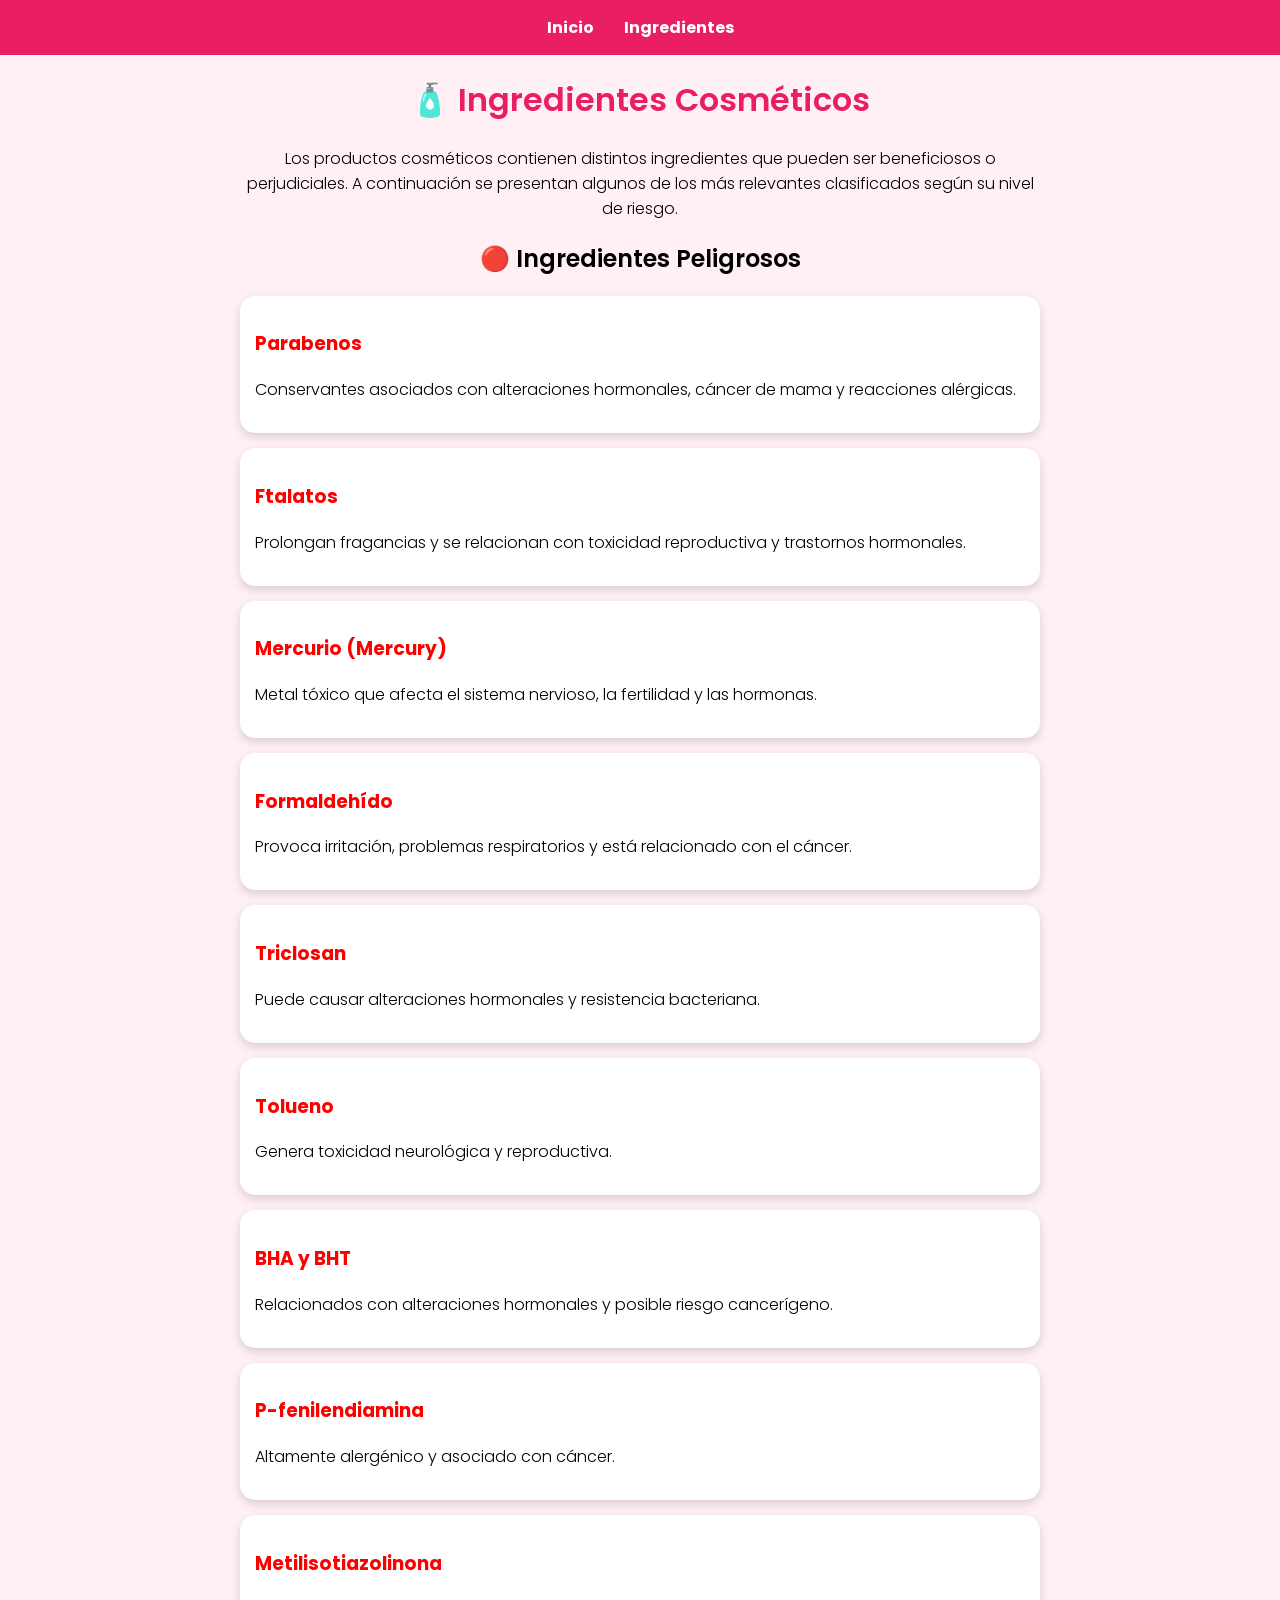
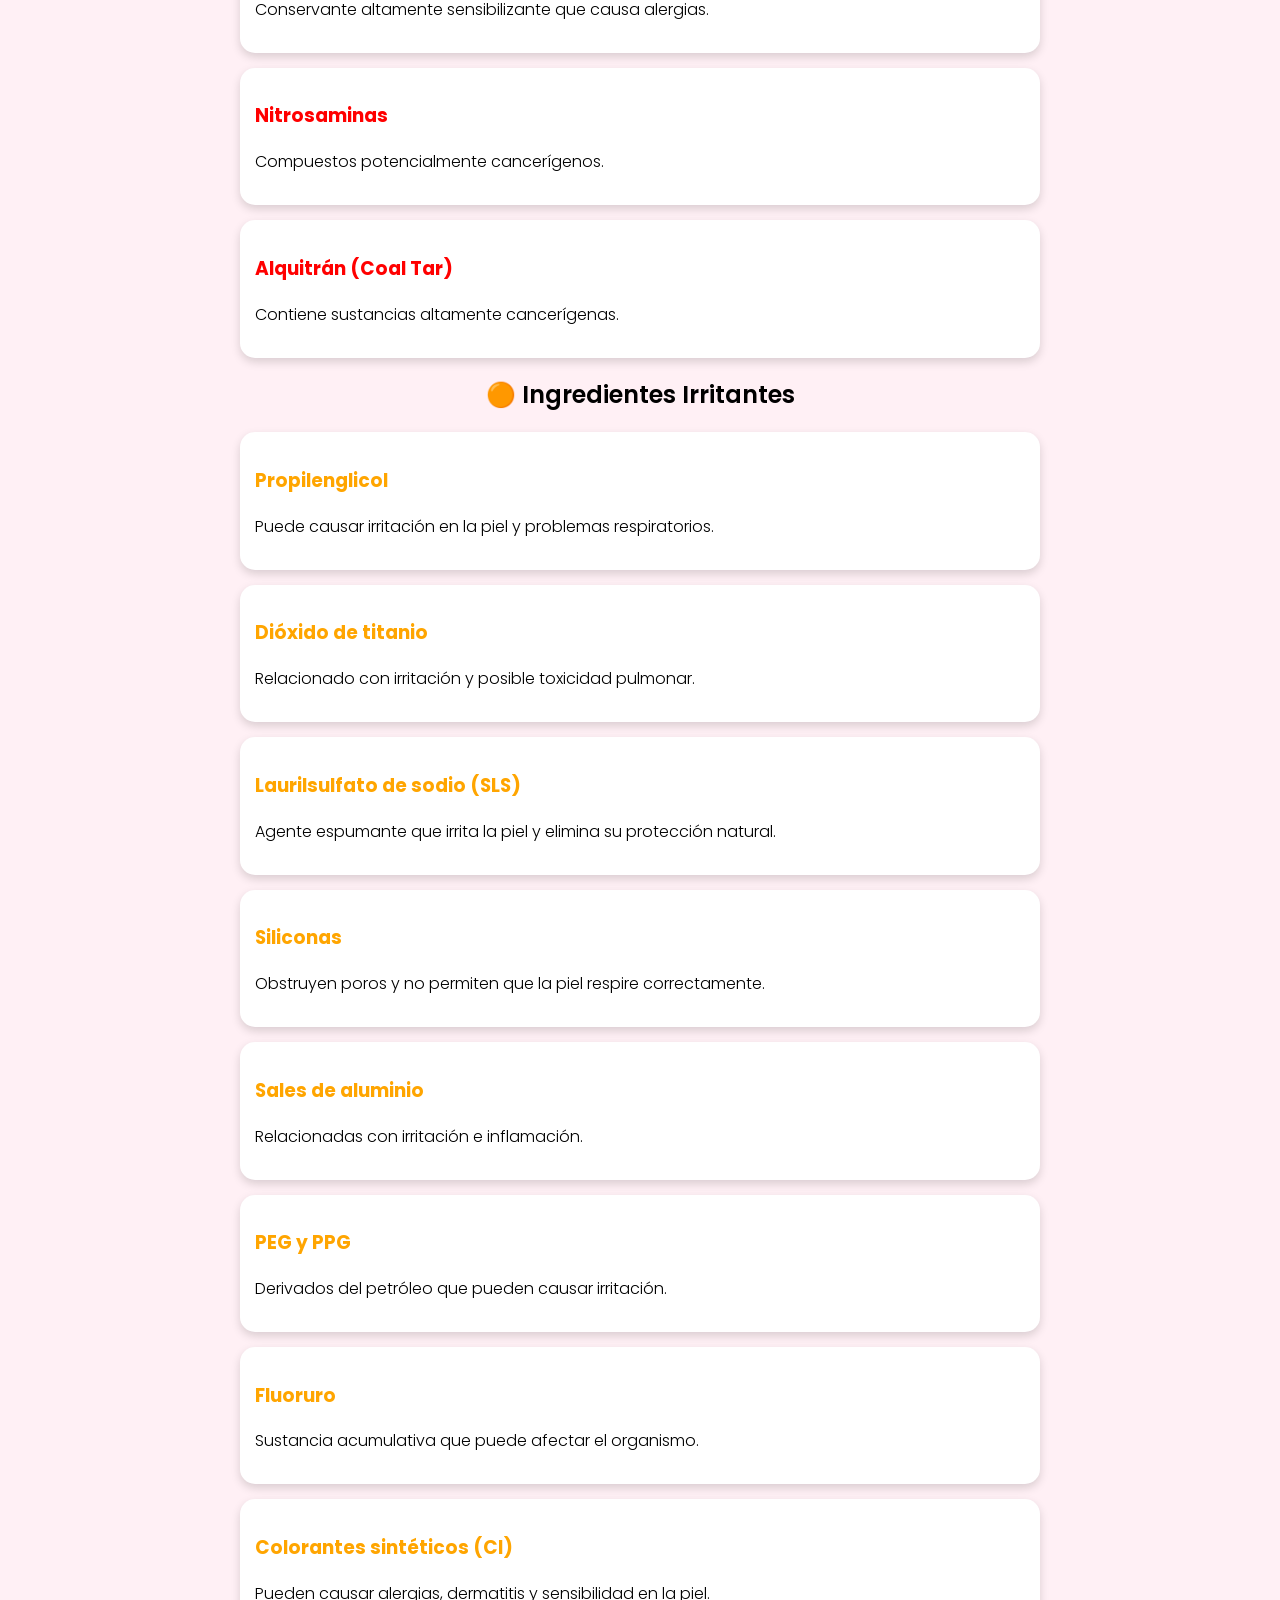
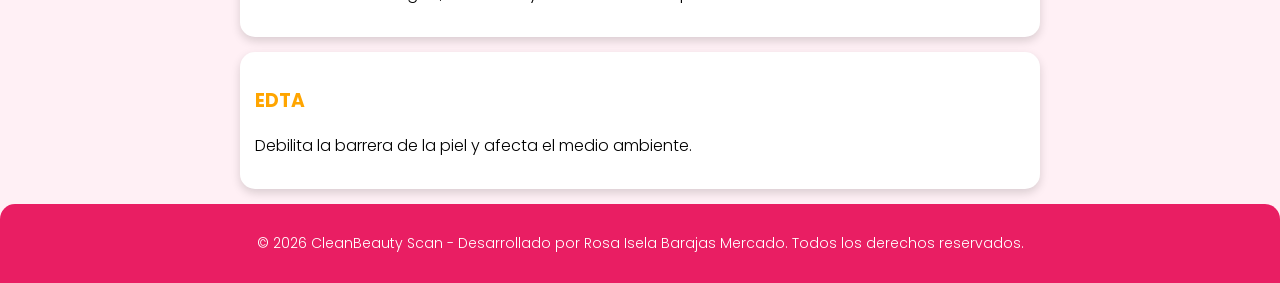
<file: ingredientes.html>
<!DOCTYPE html>
<html lang="es">
<head>
    <meta charset="UTF-8">
    <title>Ingredientes - CleanBeauty Scan</title>

    <link href="https://fonts.googleapis.com/css2?family=Poppins:wght@300;400;600&display=swap" rel="stylesheet">

    <link rel="stylesheet" href="style.css">
</head>
<body>

<nav class="navbar">
    <ul>
        <li><a href="index.html">Inicio</a></li>
        <li><a href="ingredientes.html">Ingredientes</a></li>
    </ul>
</nav>

<h1>🧴 Ingredientes Cosméticos</h1>

<div class="contenido">

    <p>
        Los productos cosméticos contienen distintos ingredientes que pueden ser beneficiosos o perjudiciales. A continuación se presentan algunos de los más relevantes clasificados según su nivel de riesgo.
    </p>

    <!-- 🔴 PELIGROSOS -->
    <h2>🔴 Ingredientes Peligrosos</h2>

    <div class="card peligroso">
        <h3>Parabenos</h3>
        <p>Conservantes asociados con alteraciones hormonales, cáncer de mama y reacciones alérgicas.</p>
    </div>

    <div class="card peligroso">
        <h3>Ftalatos</h3>
        <p>Prolongan fragancias y se relacionan con toxicidad reproductiva y trastornos hormonales.</p>
    </div>

    <div class="card peligroso">
        <h3>Mercurio (Mercury)</h3>
        <p>Metal tóxico que afecta el sistema nervioso, la fertilidad y las hormonas.</p>
    </div>

    <div class="card peligroso">
        <h3>Formaldehído</h3>
        <p>Provoca irritación, problemas respiratorios y está relacionado con el cáncer.</p>
    </div>

    <div class="card peligroso">
        <h3>Triclosan</h3>
        <p>Puede causar alteraciones hormonales y resistencia bacteriana.</p>
    </div>

    <div class="card peligroso">
        <h3>Tolueno</h3>
        <p>Genera toxicidad neurológica y reproductiva.</p>
    </div>

    <div class="card peligroso">
        <h3>BHA y BHT</h3>
        <p>Relacionados con alteraciones hormonales y posible riesgo cancerígeno.</p>
    </div>

    <div class="card peligroso">
        <h3>P-fenilendiamina</h3>
        <p>Altamente alergénico y asociado con cáncer.</p>
    </div>

    <div class="card peligroso">
        <h3>Metilisotiazolinona</h3>
        <p>Conservante altamente sensibilizante que causa alergias.</p>
    </div>

    <div class="card peligroso">
        <h3>Nitrosaminas</h3>
        <p>Compuestos potencialmente cancerígenos.</p>
    </div>

    <div class="card peligroso">
        <h3>Alquitrán (Coal Tar)</h3>
        <p>Contiene sustancias altamente cancerígenas.</p>
    </div>

    <!-- 🟠 IRRITANTES -->
    <h2>🟠 Ingredientes Irritantes</h2>

    <div class="card irritante">
        <h3>Propilenglicol</h3>
        <p>Puede causar irritación en la piel y problemas respiratorios.</p>
    </div>

    <div class="card irritante">
        <h3>Dióxido de titanio</h3>
        <p>Relacionado con irritación y posible toxicidad pulmonar.</p>
    </div>

    <div class="card irritante">
        <h3>Laurilsulfato de sodio (SLS)</h3>
        <p>Agente espumante que irrita la piel y elimina su protección natural.</p>
    </div>

    <div class="card irritante">
        <h3>Siliconas</h3>
        <p>Obstruyen poros y no permiten que la piel respire correctamente.</p>
    </div>

    <div class="card irritante">
        <h3>Sales de aluminio</h3>
        <p>Relacionadas con irritación e inflamación.</p>
    </div>

    <div class="card irritante">
        <h3>PEG y PPG</h3>
        <p>Derivados del petróleo que pueden causar irritación.</p>
    </div>

    <div class="card irritante">
        <h3>Fluoruro</h3>
        <p>Sustancia acumulativa que puede afectar el organismo.</p>
    </div>

    <div class="card irritante">
        <h3>Colorantes sintéticos (CI)</h3>
        <p>Pueden causar alergias, dermatitis y sensibilidad en la piel.</p>
    </div>

    <div class="card irritante">
        <h3>EDTA</h3>
        <p>Debilita la barrera de la piel y afecta el medio ambiente.</p>
    </div>

</div>

<footer class="footer">
    <p>© 2026 CleanBeauty Scan - Desarrollado por Rosa Isela Barajas Mercado. Todos los derechos reservados.</p>
</footer>
</body>
</html>
</file>
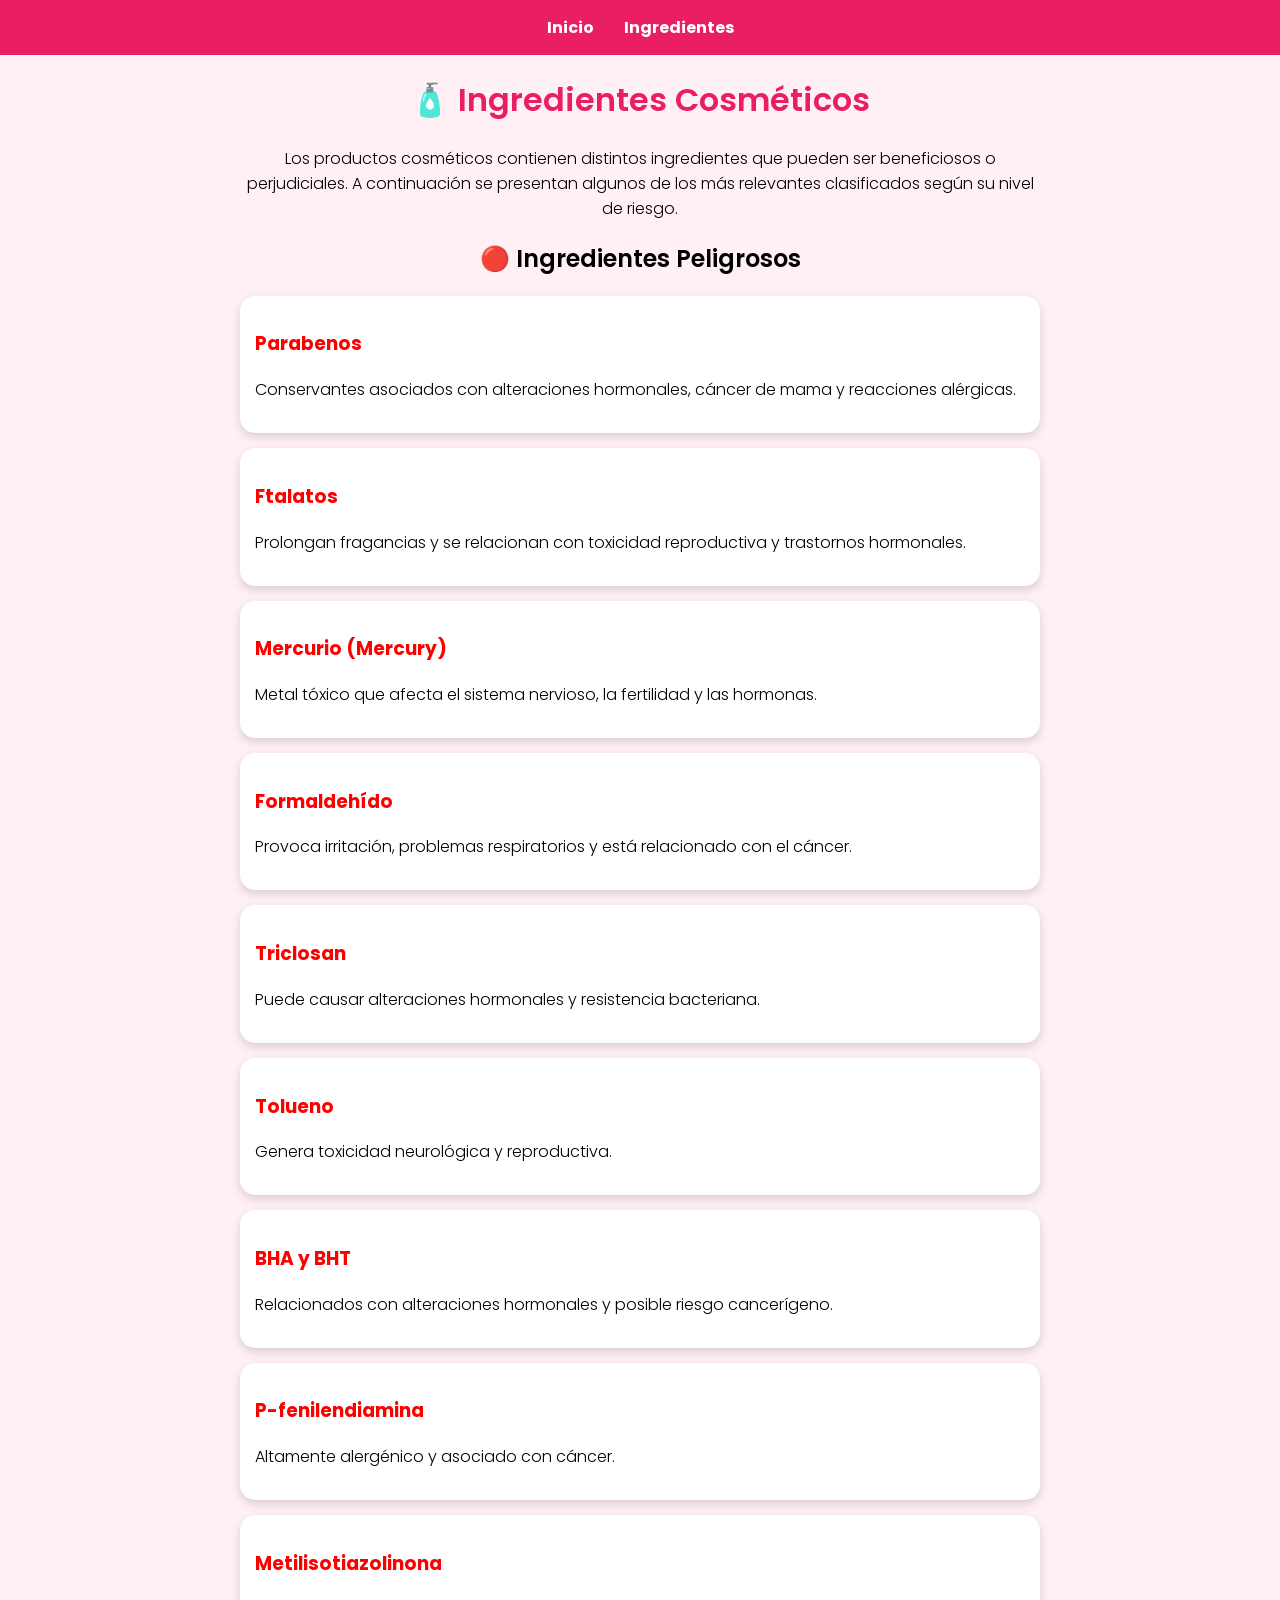
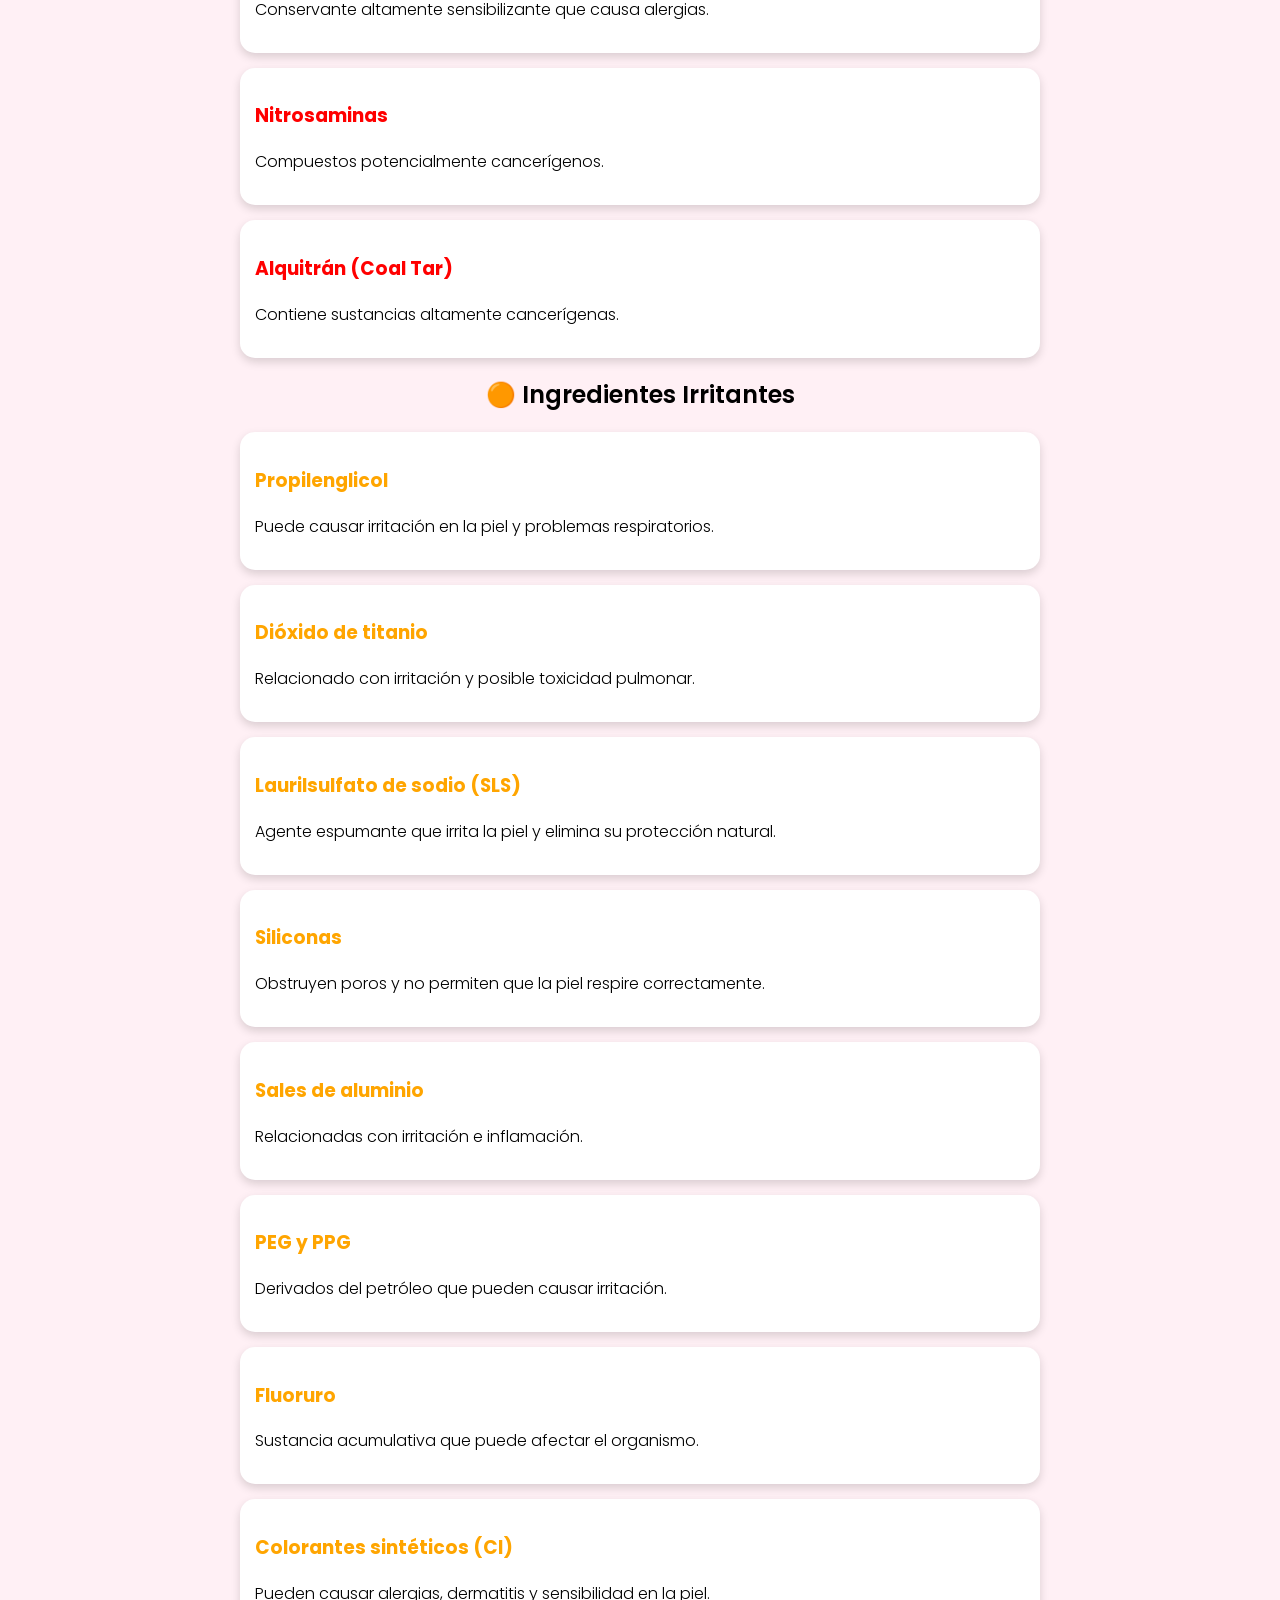
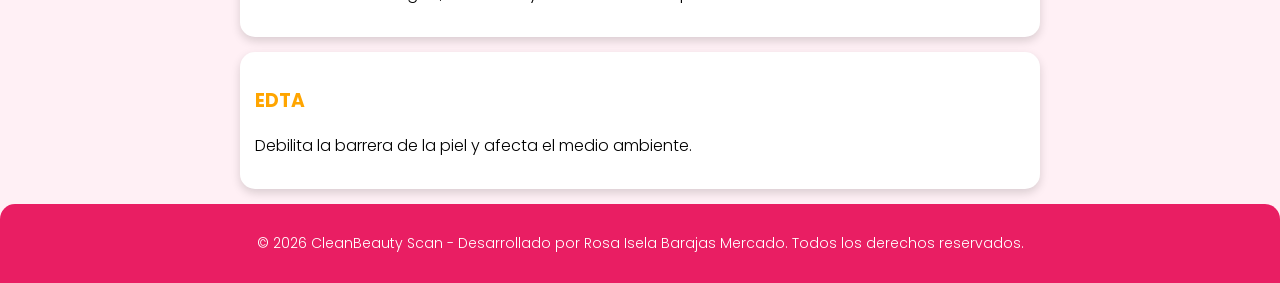
<file: CleanBeauty Scan/ingredientes.html>
<!DOCTYPE html>
<html lang="es">
<head>
    <meta charset="UTF-8">
    <title>Ingredientes - CleanBeauty Scan</title>

    <link href="https://fonts.googleapis.com/css2?family=Poppins:wght@300;400;600&display=swap" rel="stylesheet">

    <link rel="stylesheet" href="style.css">
</head>
<body>

<nav class="navbar">
    <ul>
        <li><a href="index.html">Inicio</a></li>
        <li><a href="ingredientes.html">Ingredientes</a></li>
    </ul>
</nav>

<h1>🧴 Ingredientes Cosméticos</h1>

<div class="contenido">

    <p>
        Los productos cosméticos contienen distintos ingredientes que pueden ser beneficiosos o perjudiciales. A continuación se presentan algunos de los más relevantes clasificados según su nivel de riesgo.
    </p>

    <!-- 🔴 PELIGROSOS -->
    <h2>🔴 Ingredientes Peligrosos</h2>

    <div class="card peligroso">
        <h3>Parabenos</h3>
        <p>Conservantes asociados con alteraciones hormonales, cáncer de mama y reacciones alérgicas.</p>
    </div>

    <div class="card peligroso">
        <h3>Ftalatos</h3>
        <p>Prolongan fragancias y se relacionan con toxicidad reproductiva y trastornos hormonales.</p>
    </div>

    <div class="card peligroso">
        <h3>Mercurio (Mercury)</h3>
        <p>Metal tóxico que afecta el sistema nervioso, la fertilidad y las hormonas.</p>
    </div>

    <div class="card peligroso">
        <h3>Formaldehído</h3>
        <p>Provoca irritación, problemas respiratorios y está relacionado con el cáncer.</p>
    </div>

    <div class="card peligroso">
        <h3>Triclosan</h3>
        <p>Puede causar alteraciones hormonales y resistencia bacteriana.</p>
    </div>

    <div class="card peligroso">
        <h3>Tolueno</h3>
        <p>Genera toxicidad neurológica y reproductiva.</p>
    </div>

    <div class="card peligroso">
        <h3>BHA y BHT</h3>
        <p>Relacionados con alteraciones hormonales y posible riesgo cancerígeno.</p>
    </div>

    <div class="card peligroso">
        <h3>P-fenilendiamina</h3>
        <p>Altamente alergénico y asociado con cáncer.</p>
    </div>

    <div class="card peligroso">
        <h3>Metilisotiazolinona</h3>
        <p>Conservante altamente sensibilizante que causa alergias.</p>
    </div>

    <div class="card peligroso">
        <h3>Nitrosaminas</h3>
        <p>Compuestos potencialmente cancerígenos.</p>
    </div>

    <div class="card peligroso">
        <h3>Alquitrán (Coal Tar)</h3>
        <p>Contiene sustancias altamente cancerígenas.</p>
    </div>

    <!-- 🟠 IRRITANTES -->
    <h2>🟠 Ingredientes Irritantes</h2>

    <div class="card irritante">
        <h3>Propilenglicol</h3>
        <p>Puede causar irritación en la piel y problemas respiratorios.</p>
    </div>

    <div class="card irritante">
        <h3>Dióxido de titanio</h3>
        <p>Relacionado con irritación y posible toxicidad pulmonar.</p>
    </div>

    <div class="card irritante">
        <h3>Laurilsulfato de sodio (SLS)</h3>
        <p>Agente espumante que irrita la piel y elimina su protección natural.</p>
    </div>

    <div class="card irritante">
        <h3>Siliconas</h3>
        <p>Obstruyen poros y no permiten que la piel respire correctamente.</p>
    </div>

    <div class="card irritante">
        <h3>Sales de aluminio</h3>
        <p>Relacionadas con irritación e inflamación.</p>
    </div>

    <div class="card irritante">
        <h3>PEG y PPG</h3>
        <p>Derivados del petróleo que pueden causar irritación.</p>
    </div>

    <div class="card irritante">
        <h3>Fluoruro</h3>
        <p>Sustancia acumulativa que puede afectar el organismo.</p>
    </div>

    <div class="card irritante">
        <h3>Colorantes sintéticos (CI)</h3>
        <p>Pueden causar alergias, dermatitis y sensibilidad en la piel.</p>
    </div>

    <div class="card irritante">
        <h3>EDTA</h3>
        <p>Debilita la barrera de la piel y afecta el medio ambiente.</p>
    </div>

</div>
<footer class="footer">
    <p>© 2026 CleanBeauty Scan - Desarrollado por Rosa Isela Barajas Mercado. Todos los derechos reservados.</p>
</footer>
</body>
</html>
</file>
<file: style.css>
body {
    font-family: 'Poppins', sans-serif;
    margin: 0;
    background: #fff0f5;
    text-align: center;
}

.contenido {
   width: 90%;
            max-width: 800px;
            margin: auto;
}

.card {
            background: white;
            margin: 15px auto;
            padding: 15px;
            border-radius: 15px;
            box-shadow: 0px 4px 10px rgba(0,0,0,0.15);
            text-align: left;
        }

.peligroso h3 {
            color: red;
        }

.irritante h3 {
            color: orange;
        }

h1 {
    color: #e91e63;
}

h1, h2 {
    font-weight: 600;
}

p, textarea {
    font-weight: 300;
}

textarea {
    width: 300px;
    height: 100px;
    border-radius: 10px;
    border: 2px solid #e91e63;
    padding: 10px;
}

button {
    background: #e91e63;
    color: white;
    border: none;
    padding: 10px 15px;
    margin: 5px;
    border-radius: 8px;
    cursor: pointer;
}

button:hover {
    background: #c2185b;
}

li {
    margin: 5px;
    font-weight: bold;
}

.logo {
    width: 150px;
    margin-top: 20px;
    border-radius: 20px;
    box-shadow: 0px 4px 10px rgba(0,0,0,0.2);
}

.modal {
    display: none;
    position: fixed;
    z-index: 1;
    left: 0;
    top: 0;
    width: 100%;
    height: 100%;
    background-color: rgba(0,0,0,0.5);
}

.modal-content {
    background: white;
    margin: 10% auto;
    padding: 20px;
    border-radius: 15px;
    text-align: center;
    max-height: 80vh; 
    overflow-y: auto; 
    max-height: 80vh;
    padding-right: 10px; 
    width: 400px;
    max-width: 90%;
}

.modal-content::-webkit-scrollbar {
    width: 6px;
}

.modal-content::-webkit-scrollbar-thumb {
    background: #e91e63;
    border-radius: 10px;
}

.cerrar {
    float: right;
    font-size: 25px;
    cursor: pointer;
}

.ayuda {
    position: fixed;
    bottom: 20px;
    right: 20px;
    background: #e91e63;
    color: white;
    font-size: 25px;
    width: 50px;
    height: 50px;
    border-radius: 50%;
    display: flex;
    justify-content: center;
    align-items: center;
    cursor: pointer;
    box-shadow: 0px 4px 10px rgba(0,0,0,0.3);
}

textarea {
    width: 80%;
    max-width: 400px;
    height: 100px;
    border-radius: 10px;
    padding: 10px;
}

input {
    width: 80%;
    padding: 8px;
    border-radius: 10px;
}

.navbar a {
    color: white;
    text-decoration: none;
    font-weight: bold;
}

.navbar a:hover {
    text-decoration: underline;
}

.navbar {
    background: #e91e63;
    padding: 10px;
}

.navbar ul {
    list-style: none;
    display: flex;
    justify-content: center;
    gap: 20px;
    margin: 0;
    padding: 0;
}

.navbar li {
    color: white;
    cursor: pointer;
    font-weight: bold;
}

.navbar li:hover {
    text-decoration: underline;
}

.banner img {
    width: 100%;
    height: 300px;
    object-fit: cover;
}

.modal-content {
    background: white;
    margin: 8% auto;
    padding: 20px;
    width: 350px;
    border-radius: 20px;
    text-align: center;
    box-shadow: 0px 8px 20px rgba(0,0,0,0.3);
    animation: fadeIn 0.3s ease;
}

@keyframes fadeIn {
    from { opacity: 0; transform: scale(0.9); }
    to { opacity: 1; transform: scale(1); }
}

.footer {
    margin-top: 40px;
    padding: 15px;
    background: #e91e63;
    color: white;
    text-align: center;
    font-size: 14px;
    border-top-left-radius: 15px;
    border-top-right-radius: 15px;
    margin-top: auto;
}

/* BOTONES DE LOS ANALISIS */
.opciones-analisis {
    width: 90%;
    max-width: 850px;
    margin: 25px auto;
    padding: 20px;
    background: #ffffff;
    border-radius: 18px;
    box-shadow: 0 4px 12px rgba(0, 0, 0, 0.12);
}

.opciones-analisis h2 {
    color: #e91e63;
}

.opciones-analisis button {
    margin: 6px;
}

/* VENTANA DE ANALISIS */
.ventana-analisis {
    width: 650px;
    max-width: 90%;
    box-sizing: border-box;
}

#contenidoAnalisis {
    text-align: left;
    overflow-wrap: anywhere;
}

.paso-analisis {
    background: #fff0f5;
    border-left: 5px solid #e91e63;
    border-radius: 10px;
    padding: 12px;
    margin: 12px 0;
}

.paso-analisis h3 {
    margin-top: 0;
    color: #c2185b;
}

.etiqueta-token {
    display: inline-block;
    background: #fce4ec;
    color: #880e4f;
    border: 1px solid #f48fb1;
    padding: 6px 10px;
    margin: 4px;
    border-radius: 8px;
    font-size: 13px;
}

.estado-correcto {
    color: #218838;
    font-weight: bold;
}

.estado-error {
    color: #d35400;
    font-weight: bold;
}

/* ARBOL DE EXPRESIONES */
.arbol-expresiones {
    display: flex;
    flex-direction: column;
    align-items: center;
    gap: 10px;
    padding: 15px 0;
}

.nodo-arbol {
    display: inline-block;
    background: #fce4ec;
    border: 2px solid #e91e63;
    color: #880e4f;
    border-radius: 10px;
    padding: 9px 13px;
    font-weight: 600;
    max-width: 100%;
    overflow-wrap: anywhere;
    text-align: center;
}

.rama-arbol {
    width: 2px;
    height: 20px;
    background: #e91e63;
}

.hijos-arbol {
    display: flex;
    justify-content: center;
    align-items: flex-start;
    flex-wrap: wrap;
    gap: 12px;
    width: 100%;
}

.hijo-arbol {
    display: flex;
    flex-direction: column;
    align-items: center;
    max-width: 100%;
}

.nodo-clasificacion {
    background: #ffffff;
    border: 1px solid #f48fb1;
    border-radius: 8px;
    padding: 7px;
    margin-top: 6px;
    font-size: 13px;
}

@media (max-width: 600px) {
    .opciones-analisis {
        width: 92%;
        box-sizing: border-box;
    }

    .opciones-analisis button {
        width: 100%;
        margin: 5px 0;
    }

    .ventana-analisis {
        width: 94%;
        margin: 8% auto;
        padding: 15px;
    }
}


/* =====================================
   CHATBOT CLEANBEAUTY SCAN
===================================== */

.boton-chat {
    position: fixed;
    bottom: 25px;
    right: 25px;
    width: 60px;
    height: 60px;
    border-radius: 50%;
    background: #e91e63;
    color: white;
    font-size: 27px;
    border: none;
    cursor: pointer;
    box-shadow: 0 4px 12px rgba(0,0,0,0.25);
    z-index: 1000;
}

.boton-chat:hover {
    background: #c2185b;
}

.ventana-chat {
    display: none;
    position: fixed;
    bottom: 100px;
    right: 25px;
    width: 350px;
    max-width: calc(100vw - 30px);
    height: 480px;
    max-height: calc(100vh - 130px);
    background: white;
    border-radius: 18px;
    box-shadow: 0 5px 25px rgba(0,0,0,0.25);
    z-index: 999;
    overflow: hidden;
    flex-direction: column;
    text-align: left;
}

.encabezado-chat {
    background: #e91e63;
    color: white;
    padding: 15px;
    display: flex;
    align-items: center;
    justify-content: space-between;
}

.encabezado-chat h3 {
    margin: 0;
    font-size: 17px;
}

.encabezado-chat small {
    font-size: 11px;
}

.cerrar-chat {
    background: transparent;
    font-size: 20px;
    padding: 5px;
    margin: 0;
}

.cerrar-chat:hover {
    background: rgba(255,255,255,0.2);
}

.mensajes-chat {
    flex: 1;
    padding: 15px;
    overflow-y: auto;
    display: flex;
    flex-direction: column;
    gap: 12px;
    background: #fff8fa;
}

.mensaje-bot,
.mensaje-usuario {
    padding: 11px;
    border-radius: 12px;
    font-size: 13px;
    line-height: 1.6;
    max-width: 85%;
    overflow-wrap: anywhere;
    white-space: pre-line;
}

.mensaje-bot {
    background: #fce4ec;
    color: #880e4f;
    align-self: flex-start;
}

.mensaje-usuario {
    background: #e91e63;
    color: white;
    align-self: flex-end;
}

.sugerencias-chat {
    padding: 8px;
    display: flex;
    flex-wrap: wrap;
    gap: 5px;
    justify-content: center;
    border-top: 1px solid #f8bbd0;
}

.sugerencias-chat button {
    font-size: 10px;
    padding: 6px 9px;
    margin: 0;
    border-radius: 15px;
}

.entrada-chat {
    display: flex;
    padding: 10px;
    gap: 7px;
    border-top: 1px solid #eee;
}

.entrada-chat input {
    flex: 1;
    min-width: 0;
    border: 1px solid #f48fb1;
    border-radius: 20px;
    padding: 10px;
    outline: none;
    font-family: 'Poppins', sans-serif;
}

.entrada-chat button {
    border-radius: 50%;
    width: 40px;
    height: 40px;
    padding: 0;
    margin: 0;
}

@media (max-width: 600px) {
    .ventana-chat {
        right: 15px;
        bottom: 90px;
        width: 340px;
        height: 450px;
    }

    .boton-chat {
        right: 15px;
        bottom: 15px;
    }
}


/* AJUSTES DEL CHATBOT */

.boton-chat {
    right: 90px;
    z-index: 1001;
}

.ventana-chat {
    z-index: 1002;
    box-sizing: border-box;
}

.encabezado-chat button {
    color: white;
}

.entrada-chat input {
    box-sizing: border-box;
}

@media (max-width: 600px) {
    .boton-chat {
        right: 80px;
    }

    .ventana-chat {
        right: 15px;
    }
}
</file>
<file: CleanBeauty Scan/style.css>
body {
    font-family: 'Poppins', sans-serif;
    margin: 0;
    background: #fff0f5;
    text-align: center;
}

.contenido {
   width: 90%;
            max-width: 800px;
            margin: auto;
}

.card {
            background: white;
            margin: 15px auto;
            padding: 15px;
            border-radius: 15px;
            box-shadow: 0px 4px 10px rgba(0,0,0,0.15);
            text-align: left;
        }

.peligroso h3 {
            color: red;
        }

.irritante h3 {
            color: orange;
        }

h1 {
    color: #e91e63;
}

h1, h2 {
    font-weight: 600;
}

p, textarea {
    font-weight: 300;
}

textarea {
    width: 300px;
    height: 100px;
    border-radius: 10px;
    border: 2px solid #e91e63;
    padding: 10px;
}

button {
    background: #e91e63;
    color: white;
    border: none;
    padding: 10px 15px;
    margin: 5px;
    border-radius: 8px;
    cursor: pointer;
}

button:hover {
    background: #c2185b;
}

li {
    margin: 5px;
    font-weight: bold;
}

.logo {
    width: 150px;
    margin-top: 20px;
    border-radius: 20px;
    box-shadow: 0px 4px 10px rgba(0,0,0,0.2);
}

.modal {
    display: none;
    position: fixed;
    z-index: 1;
    left: 0;
    top: 0;
    width: 100%;
    height: 100%;
    background-color: rgba(0,0,0,0.5);
}

.modal-content {
    background: white;
    margin: 10% auto;
    padding: 20px;
    border-radius: 15px;
    text-align: center;
    max-height: 80vh; 
    overflow-y: auto; 
    max-height: 80vh;
    padding-right: 10px; 
    width: 400px;
    max-width: 90%;
}

.modal-content::-webkit-scrollbar {
    width: 6px;
}

.modal-content::-webkit-scrollbar-thumb {
    background: #e91e63;
    border-radius: 10px;
}

.cerrar {
    float: right;
    font-size: 25px;
    cursor: pointer;
}

.ayuda {
    position: fixed;
    bottom: 20px;
    right: 20px;
    background: #e91e63;
    color: white;
    font-size: 25px;
    width: 50px;
    height: 50px;
    border-radius: 50%;
    display: flex;
    justify-content: center;
    align-items: center;
    cursor: pointer;
    box-shadow: 0px 4px 10px rgba(0,0,0,0.3);
}

textarea {
    width: 80%;
    max-width: 400px;
    height: 100px;
    border-radius: 10px;
    padding: 10px;
}

input {
    width: 80%;
    padding: 8px;
    border-radius: 10px;
}

.navbar a {
    color: white;
    text-decoration: none;
    font-weight: bold;
}

.navbar a:hover {
    text-decoration: underline;
}

.navbar {
    background: #e91e63;
    padding: 10px;
}

.navbar ul {
    list-style: none;
    display: flex;
    justify-content: center;
    gap: 20px;
    margin: 0;
    padding: 0;
}

.navbar li {
    color: white;
    cursor: pointer;
    font-weight: bold;
}

.navbar li:hover {
    text-decoration: underline;
}

.banner img {
    width: 100%;
    height: 300px;
    object-fit: cover;
}

.modal-content {
    background: white;
    margin: 8% auto;
    padding: 20px;
    width: 350px;
    border-radius: 20px;
    text-align: center;
    box-shadow: 0px 8px 20px rgba(0,0,0,0.3);
    animation: fadeIn 0.3s ease;
}

@keyframes fadeIn {
    from { opacity: 0; transform: scale(0.9); }
    to { opacity: 1; transform: scale(1); }
}

.footer {
    margin-top: 40px;
    padding: 15px;
    background: #e91e63;
    color: white;
    text-align: center;
    font-size: 14px;
    border-top-left-radius: 15px;
    border-top-right-radius: 15px;
    margin-top: auto;
}
</file>
